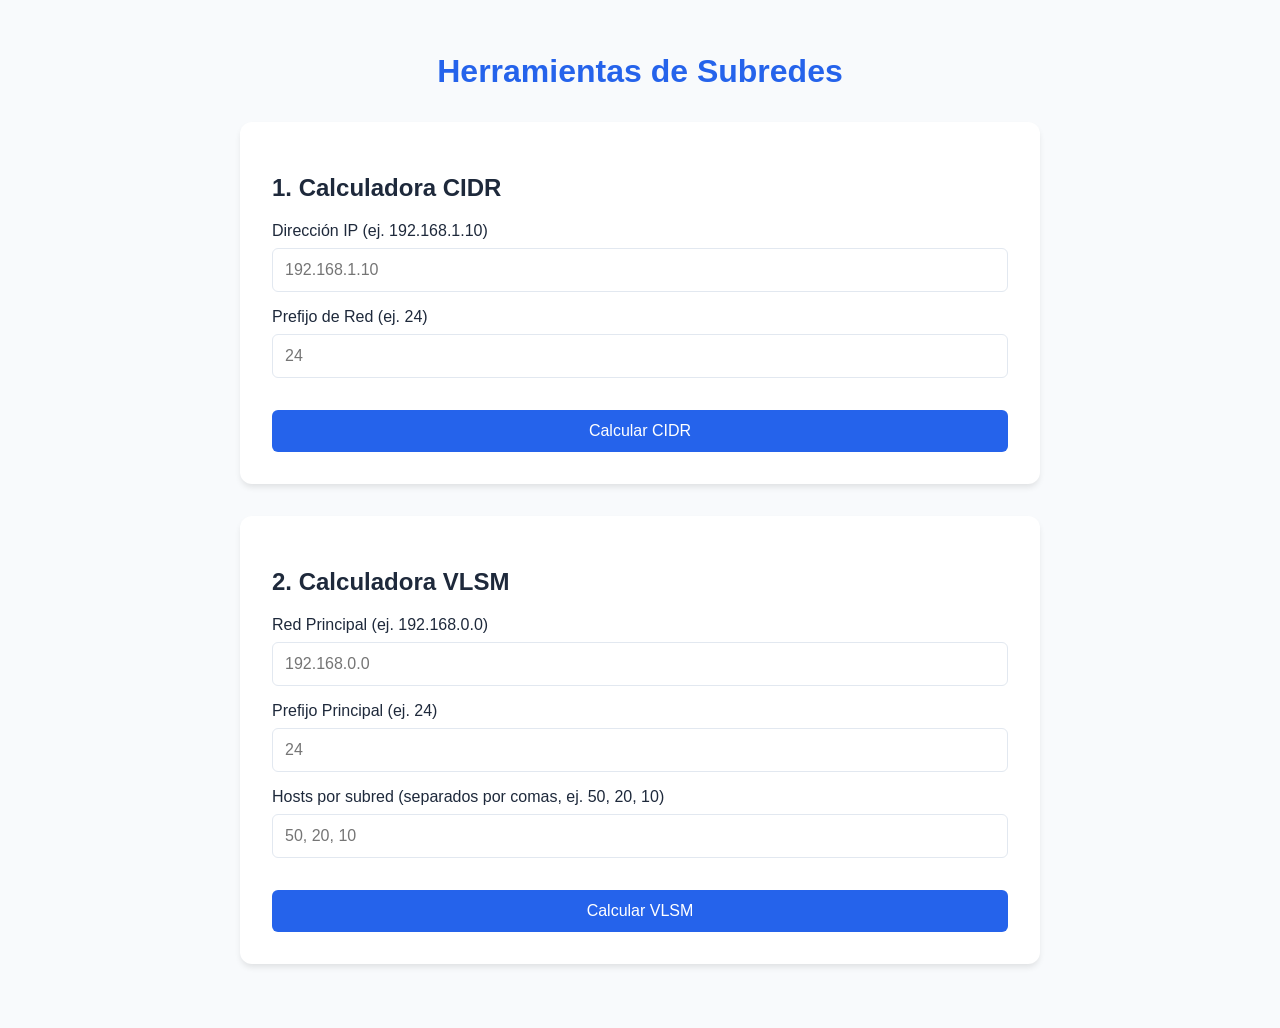
<file: index.html>
<!DOCTYPE html>
<html lang="es">
<head>
    <meta charset="UTF-8">
    <meta name="viewport" content="width=device-width, initial-scale=1.0">
    <title>Herramientas de Red: CIDR y VLSM</title>
    <link rel="stylesheet" href="style.css">
</head>
<body>

<div class="container">
    <h1>Herramientas de Subredes</h1>

    <div class="card">
        <h2>1. Calculadora CIDR</h2>
        <div class="form-group">
            <label>Dirección IP (ej. 192.168.1.10)</label>
            <input type="text" id="cidr-ip" placeholder="192.168.1.10">
        </div>
        <div class="form-group">
            <label>Prefijo de Red (ej. 24)</label>
            <input type="number" id="cidr-prefix" placeholder="24" min="0" max="32">
        </div>
        <button onclick="calcularCIDR()">Calcular CIDR</button>
        <div id="cidr-result" class="result"></div>
    </div>

    <div class="card">
        <h2>2. Calculadora VLSM</h2>
        <div class="form-group">
            <label>Red Principal (ej. 192.168.0.0)</label>
            <input type="text" id="vlsm-ip" placeholder="192.168.0.0">
        </div>
        <div class="form-group">
            <label>Prefijo Principal (ej. 24)</label>
            <input type="number" id="vlsm-prefix" placeholder="24" min="0" max="32">
        </div>
        <div class="form-group">
            <label>Hosts por subred (separados por comas, ej. 50, 20, 10)</label>
            <input type="text" id="vlsm-hosts" placeholder="50, 20, 10">
        </div>
        <button onclick="calcularVLSM()">Calcular VLSM</button>
        <div id="vlsm-result" class="result"></div>
    </div>
</div>

<script src="script.js"></script>

</body>
</html>
</file>
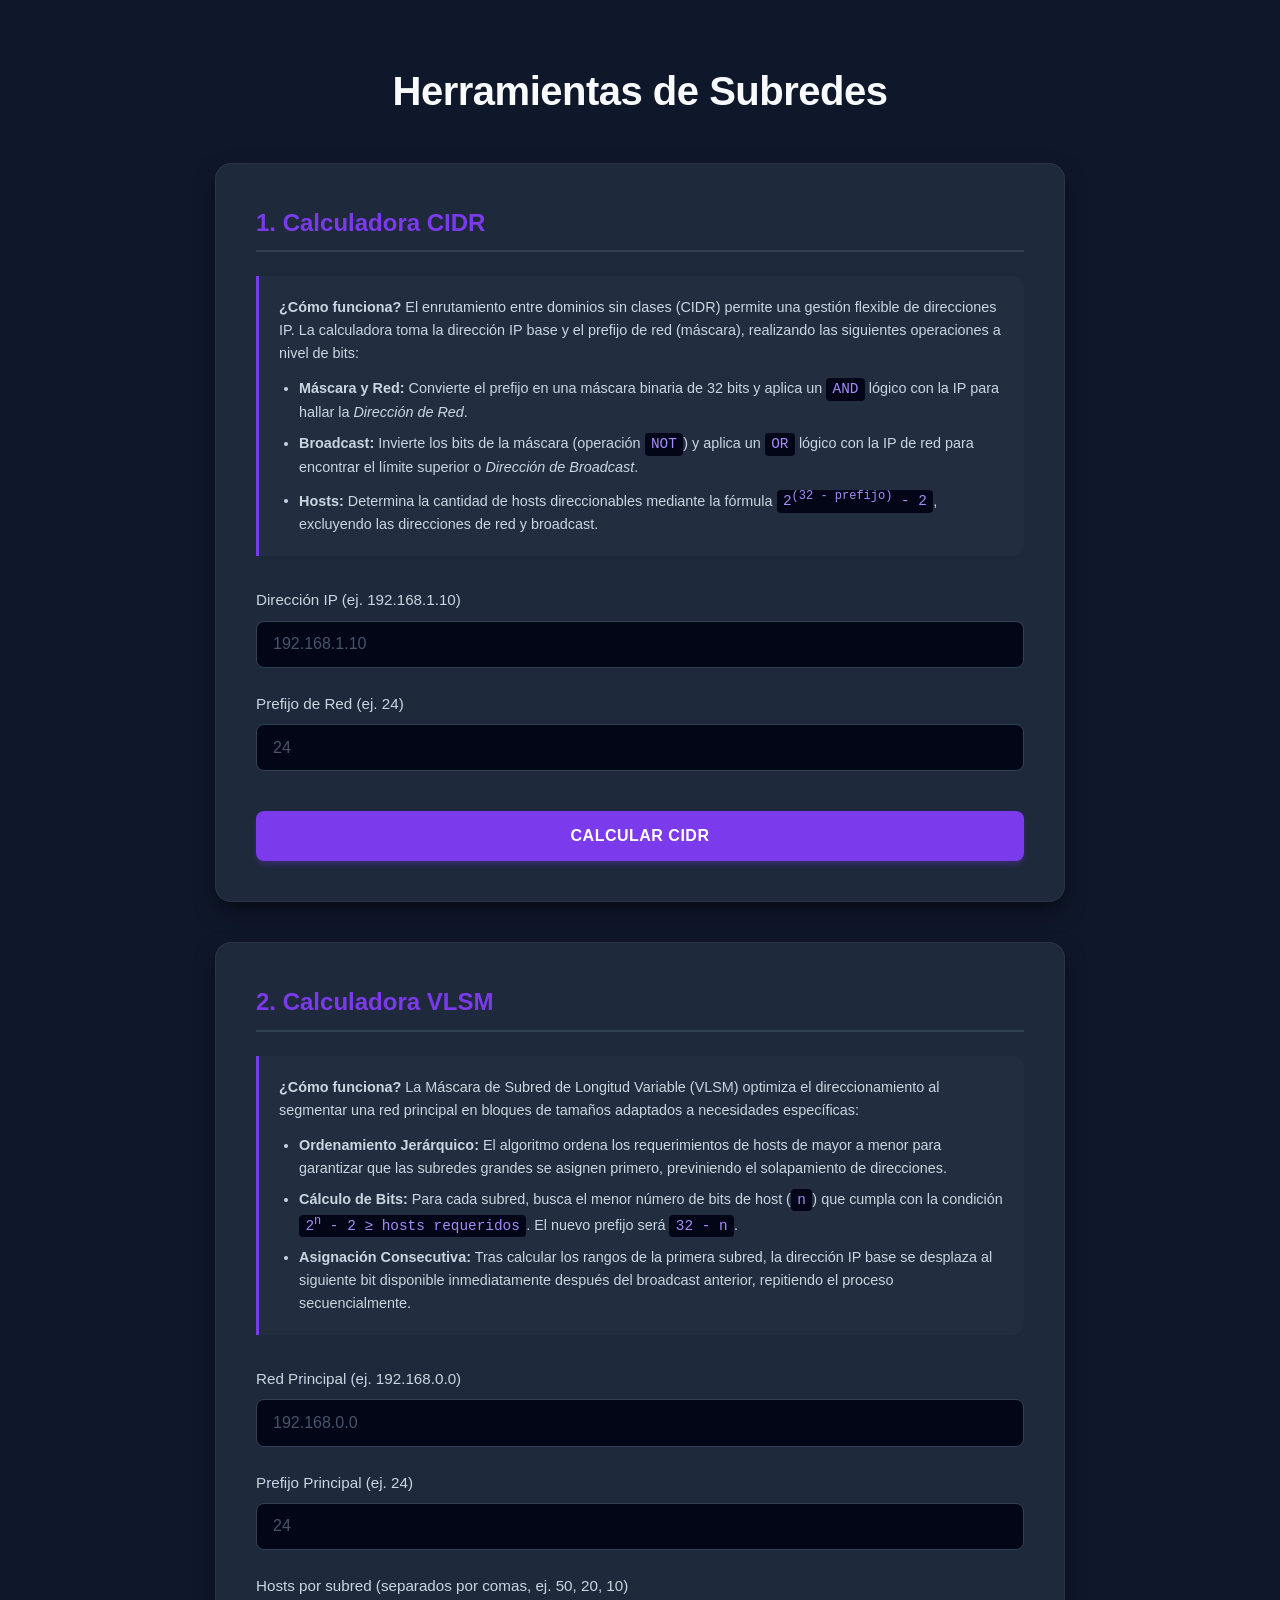
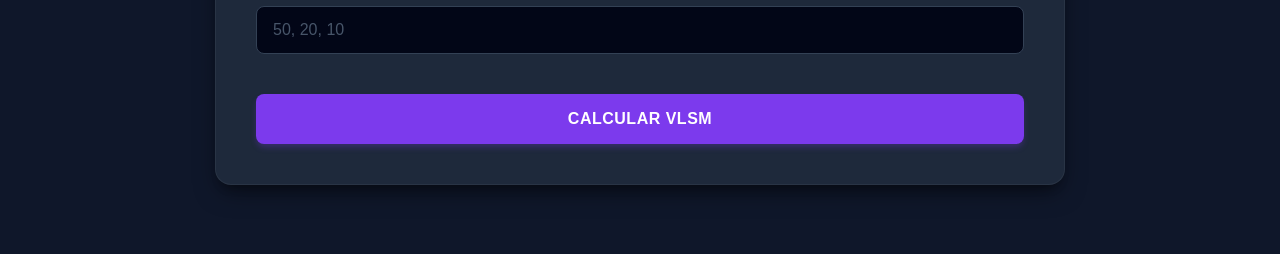
<file: proyecto/index.html>
<!DOCTYPE html>
<html lang="es">
<head>
    <meta charset="UTF-8">
    <meta name="viewport" content="width=device-width, initial-scale=1.0">
    <title>Herramientas de Red: CIDR y VLSM</title>
    <link rel="stylesheet" href="style.css">
</head>
<body>

<div class="container">
    <h1>Herramientas de Subredes</h1>

    <div class="card">
        <h2>1. Calculadora CIDR</h2>
        
        <div class="explanation-box">
            <p><strong>¿Cómo funciona?</strong> El enrutamiento entre dominios sin clases (CIDR) permite una gestión flexible de direcciones IP. La calculadora toma la dirección IP base y el prefijo de red (máscara), realizando las siguientes operaciones a nivel de bits:</p>
            <ul>
                <li><strong>Máscara y Red:</strong> Convierte el prefijo en una máscara binaria de 32 bits y aplica un <code>AND</code> lógico con la IP para hallar la <em>Dirección de Red</em>.</li>
                <li><strong>Broadcast:</strong> Invierte los bits de la máscara (operación <code>NOT</code>) y aplica un <code>OR</code> lógico con la IP de red para encontrar el límite superior o <em>Dirección de Broadcast</em>.</li>
                <li><strong>Hosts:</strong> Determina la cantidad de hosts direccionables mediante la fórmula <code>2<sup>(32 - prefijo)</sup> - 2</code>, excluyendo las direcciones de red y broadcast.</li>
            </ul>
        </div>

        <div class="form-group">
            <label>Dirección IP (ej. 192.168.1.10)</label>
            <input type="text" id="cidr-ip" placeholder="192.168.1.10">
        </div>
        <div class="form-group">
            <label>Prefijo de Red (ej. 24)</label>
            <input type="number" id="cidr-prefix" placeholder="24" min="0" max="32">
        </div>
        <button onclick="calcularCIDR()">Calcular CIDR</button>
        <div id="cidr-result" class="result"></div>
    </div>

    <div class="card">
        <h2>2. Calculadora VLSM</h2>
        
        <div class="explanation-box">
            <p><strong>¿Cómo funciona?</strong> La Máscara de Subred de Longitud Variable (VLSM) optimiza el direccionamiento al segmentar una red principal en bloques de tamaños adaptados a necesidades específicas:</p>
            <ul>
                <li><strong>Ordenamiento Jerárquico:</strong> El algoritmo ordena los requerimientos de hosts de mayor a menor para garantizar que las subredes grandes se asignen primero, previniendo el solapamiento de direcciones.</li>
                <li><strong>Cálculo de Bits:</strong> Para cada subred, busca el menor número de bits de host (<code>n</code>) que cumpla con la condición <code>2<sup>n</sup> - 2 ≥ hosts requeridos</code>. El nuevo prefijo será <code>32 - n</code>.</li>
                <li><strong>Asignación Consecutiva:</strong> Tras calcular los rangos de la primera subred, la dirección IP base se desplaza al siguiente bit disponible inmediatamente después del broadcast anterior, repitiendo el proceso secuencialmente.</li>
            </ul>
        </div>

        <div class="form-group">
            <label>Red Principal (ej. 192.168.0.0)</label>
            <input type="text" id="vlsm-ip" placeholder="192.168.0.0">
        </div>
        <div class="form-group">
            <label>Prefijo Principal (ej. 24)</label>
            <input type="number" id="vlsm-prefix" placeholder="24" min="0" max="32">
        </div>
        <div class="form-group">
            <label>Hosts por subred (separados por comas, ej. 50, 20, 10)</label>
            <input type="text" id="vlsm-hosts" placeholder="50, 20, 10">
        </div>
        <button onclick="calcularVLSM()">Calcular VLSM</button>
        <div id="vlsm-result" class="result"></div>
    </div>
</div>

<script src="script.js"></script>

</body>
</html>
</file>
<file: style.css>
:root {
            --primary: #2563eb;
            --bg: #f8fafc;
            --surface: #ffffff;
            --text: #1e293b;
            --border: #e2e8f0;
        }
        body {
            font-family: -apple-system, BlinkMacSystemFont, "Segoe UI", Roboto, Helvetica, Arial, sans-serif;
            background-color: var(--bg);
            color: var(--text);
            margin: 0;
            padding: 2rem;
            display: flex;
            justify-content: center;
        }
        .container {
            max-width: 800px;
            width: 100%;
        }
        h1 {
            text-align: center;
            margin-bottom: 2rem;
            color: var(--primary);
        }
        .card {
            background: var(--surface);
            padding: 2rem;
            border-radius: 12px;
            box-shadow: 0 4px 6px -1px rgba(0, 0, 0, 0.1);
            margin-bottom: 2rem;
        }
        .form-group {
            margin-bottom: 1rem;
        }
        label {
            display: block;
            margin-bottom: 0.5rem;
            font-weight: 500;
        }
        input {
            width: 100%;
            padding: 0.75rem;
            border: 1px solid var(--border);
            border-radius: 6px;
            box-sizing: border-box;
            font-size: 1rem;
        }
        button {
            background-color: var(--primary);
            color: white;
            border: none;
            padding: 0.75rem 1.5rem;
            border-radius: 6px;
            font-size: 1rem;
            cursor: pointer;
            width: 100%;
            margin-top: 1rem;
            transition: background 0.2s;
        }
        button:hover { background-color: #1d4ed8; }
        .result {
            margin-top: 1.5rem;
            padding: 1rem;
            background: var(--bg);
            border-radius: 6px;
            display: none;
        }
        table {
            width: 100%;
            border-collapse: collapse;
            margin-top: 1rem;
            font-size: 0.9rem;
        }
        th, td {
            padding: 0.5rem;
            border: 1px solid var(--border);
            text-align: left;
        }
        th { background-color: var(--bg); }
</file>
<file: proyecto/style.css>
:root {
    /* Paleta de colores profesionales: Negro/Azul oscuro y Morado */
    --primary: #7c3aed; /* Morado vibrante */
    --primary-hover: #6d28d9; /* Morado oscuro para interacciones */
    --bg: #0f172a; /* Fondo principal: Azul muy oscuro / Negro */
    --surface: #1e293b; /* Fondo de tarjetas: Azul pizarra oscuro */
    --text: #f8fafc; /* Texto principal: Blanco crudo */
    --text-muted: #cbd5e1; /* Texto secundario */
    --border: #334155; /* Bordes sutiles */
    --input-bg: #020617; /* Fondo de inputs más oscuro */
}

body {
    font-family: -apple-system, BlinkMacSystemFont, "Segoe UI", Roboto, Helvetica, Arial, sans-serif;
    background-color: var(--bg);
    color: var(--text);
    margin: 0;
    padding: 2rem;
    display: flex;
    justify-content: center;
    line-height: 1.6;
}

.container {
    max-width: 850px;
    width: 100%;
}

h1 {
    text-align: center;
    margin-bottom: 2.5rem;
    color: var(--text);
    font-size: 2.5rem;
    letter-spacing: -0.5px;
}

h2 {
    color: var(--primary);
    font-size: 1.5rem;
    margin-top: 0;
    margin-bottom: 1.5rem;
    border-bottom: 2px solid var(--border);
    padding-bottom: 0.5rem;
}

.card {
    background: var(--surface);
    padding: 2.5rem;
    border-radius: 16px;
    box-shadow: 0 10px 25px -5px rgba(0, 0, 0, 0.5), 0 8px 10px -6px rgba(0, 0, 0, 0.3);
    margin-bottom: 2.5rem;
    border: 1px solid rgba(255, 255, 255, 0.05);
}

.form-group {
    margin-bottom: 1.5rem;
}

label {
    display: block;
    margin-bottom: 0.5rem;
    font-weight: 500;
    color: var(--text-muted);
    font-size: 0.95rem;
}

input {
    width: 100%;
    padding: 0.85rem 1rem;
    background-color: var(--input-bg);
    border: 1px solid var(--border);
    color: var(--text);
    border-radius: 8px;
    box-sizing: border-box;
    font-size: 1rem;
    transition: all 0.3s ease;
}

input:focus {
    outline: none;
    border-color: var(--primary);
    box-shadow: 0 0 0 3px rgba(124, 58, 237, 0.2);
}

input::placeholder {
    color: #475569;
}

button {
    background-color: var(--primary);
    color: white;
    border: none;
    padding: 1rem 1.5rem;
    border-radius: 8px;
    font-size: 1rem;
    font-weight: 600;
    cursor: pointer;
    width: 100%;
    margin-top: 1rem;
    transition: all 0.2s ease;
    text-transform: uppercase;
    letter-spacing: 0.5px;
    box-shadow: 0 4px 6px -1px rgba(124, 58, 237, 0.3);
}

button:hover { 
    background-color: var(--primary-hover); 
    transform: translateY(-1px);
    box-shadow: 0 6px 8px -1px rgba(124, 58, 237, 0.4);
}

button:active {
    transform: translateY(0);
}

.result {
    margin-top: 2rem;
    padding: 1.5rem;
    background: var(--input-bg);
    border-radius: 8px;
    border-left: 4px solid var(--primary);
    display: none;
    animation: fadeIn 0.4s ease-out;
    overflow-x: auto; /* Añade esta línea */
}
.result p {
    margin: 0.5rem 0;
}

.result strong {
    color: var(--primary);
}

table {
    width: 100%;
    border-collapse: separate;
    border-spacing: 0;
    margin-top: 1rem;
    font-size: 0.95rem;
    border: 1px solid var(--border);
    border-radius: 8px;
    overflow: hidden;
}

th, td {
    padding: 0.75rem 1rem;
    text-align: left;
    border-bottom: 1px solid var(--border);
    white-space: nowrap; /* Añade esta línea */
}

th { 
    background-color: rgba(255, 255, 255, 0.03); 
    font-weight: 600;
    color: var(--text);
}

tr:last-child td {
    border-bottom: none;
}

tr:hover td {
    background-color: rgba(255, 255, 255, 0.02);
}

@keyframes fadeIn {
    from { opacity: 0; transform: translateY(-10px); }
    to { opacity: 1; transform: translateY(0); }
}
.explanation-box {
    background-color: rgba(255, 255, 255, 0.02);
    border-left: 3px solid var(--primary);
    padding: 1.25rem;
    border-radius: 0 12px 12px 0;
    margin-bottom: 2rem;
    font-size: 0.9rem;
    color: var(--text-muted);
}

.explanation-box p {
    margin-top: 0;
    margin-bottom: 0.75rem;
}

.explanation-box ul {
    margin: 0;
    padding-left: 1.25rem;
}

.explanation-box li {
    margin-bottom: 0.5rem;
}

.explanation-box li:last-child {
    margin-bottom: 0;
}

.explanation-box code {
    background: var(--input-bg);
    padding: 0.2rem 0.4rem;
    border-radius: 4px;
    color: #a78bfa; /* Tono morado claro para resaltar fórmulas */
    font-family: monospace;
}
</file>
